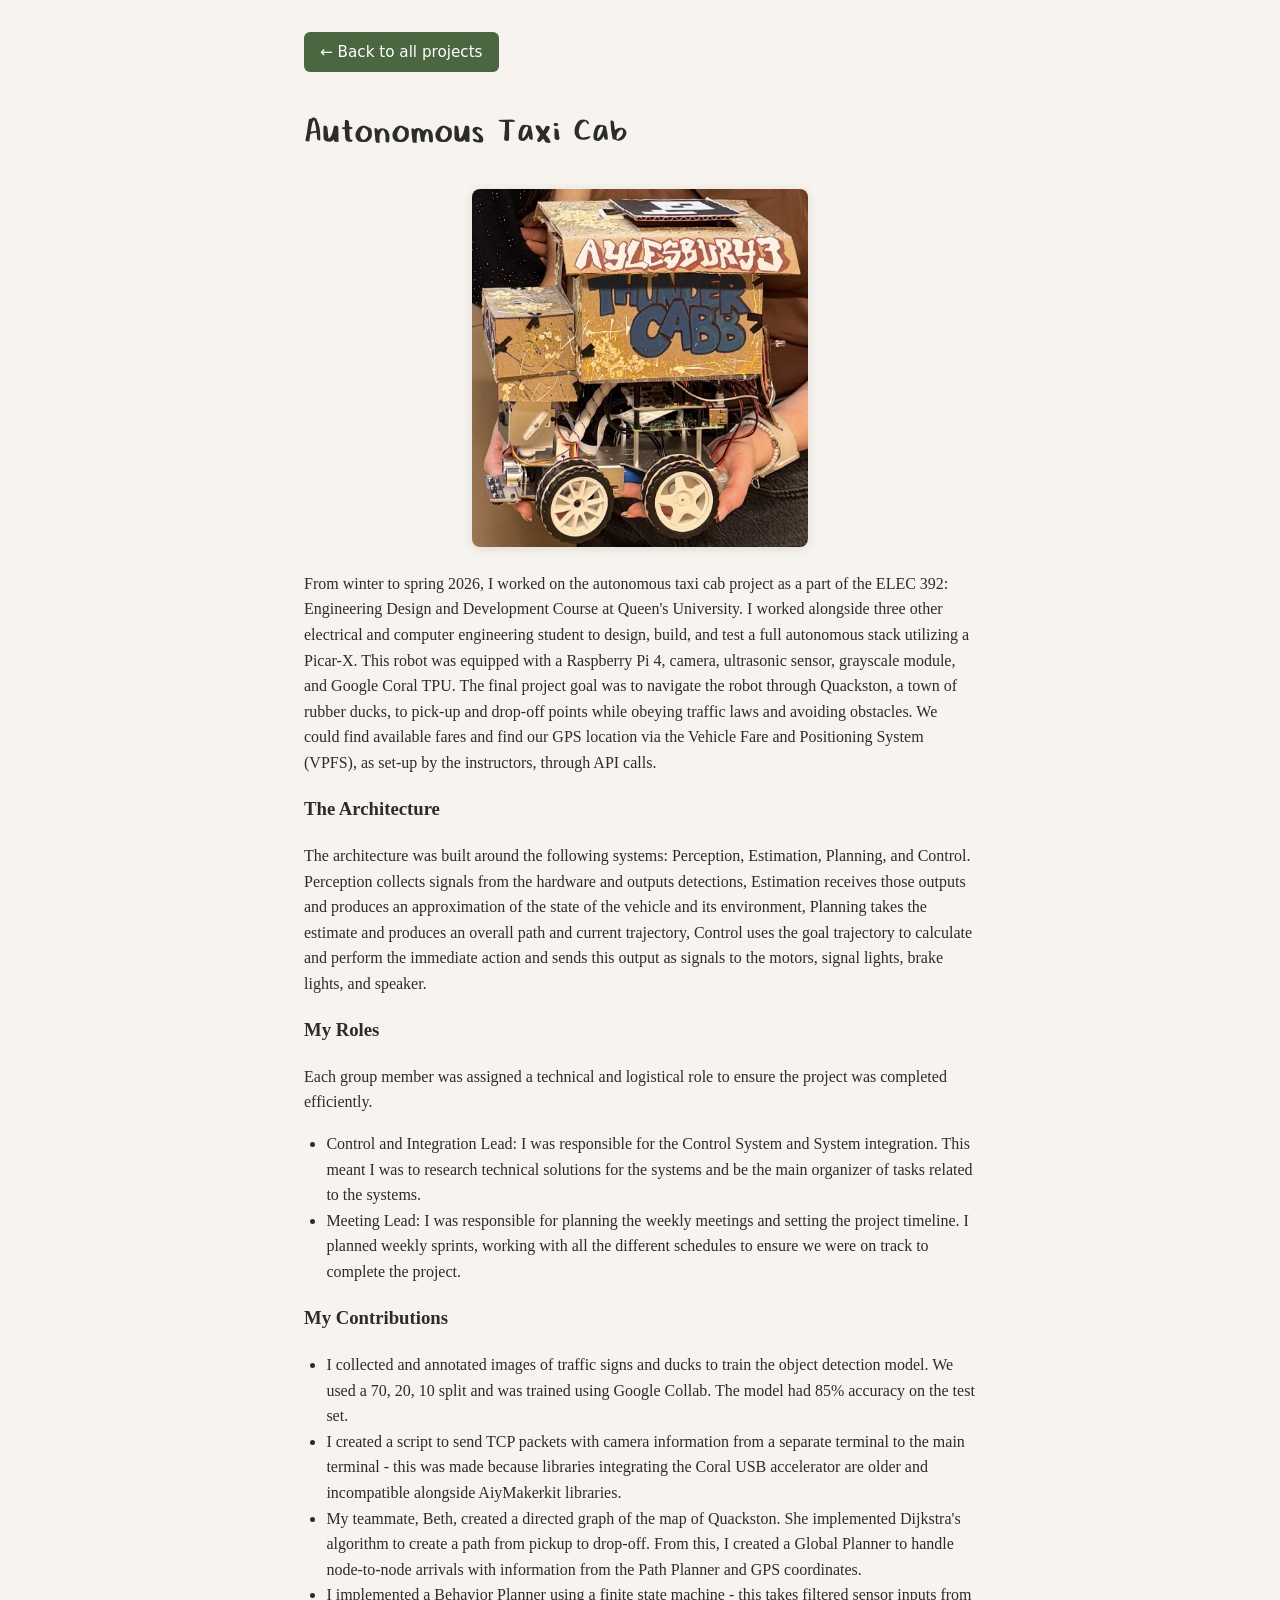
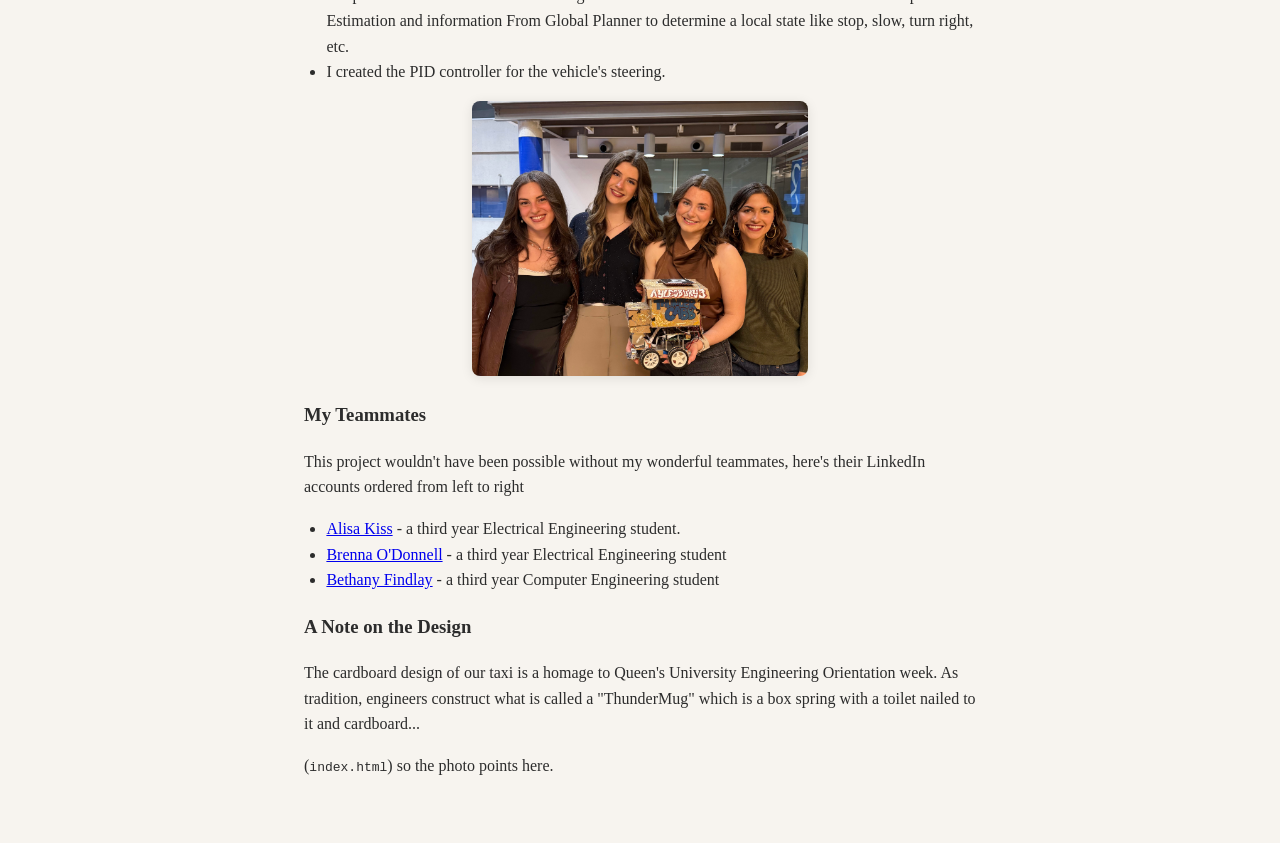
<file: projects/thundercabb_project.html>
<!DOCTYPE html>
<html lang="en">
<head>
  <meta charset="UTF-8">
  <meta name="viewport" content="width=device-width, initial-scale=1.0">
  <title>Autonomous Taxi Cab — Charlotte Albert</title>
  <link rel="stylesheet" href="../css/style.css">
</head>
<body>
  <article class="project-page">
    <a class="back-link" href="../index.html">&larr; Back to all projects</a>

    <h1>Autonomous Taxi Cab</h1>

    <img class="project-hero" src="../images/thundercabb_image.png" alt="Autonomous Taxi Cab">

    <p>
      From winter to spring 2026, I worked on the autonomous taxi cab project as a part of the ELEC 392: 
      Engineering Design and Development Course at Queen's University. I worked alongside three other electrical 
      and computer engineering student to design, build, and test a full autonomous stack utilizing a Picar-X. This 
      robot was equipped with a Raspberry Pi 4, camera, ultrasonic sensor, grayscale module, and Google Coral TPU.
      The final project goal was to navigate the robot through Quackston, a town of rubber ducks, to pick-up and 
      drop-off points while obeying traffic laws and avoiding obstacles. We could find available fares and find
      our GPS location via the Vehicle Fare and Positioning System (VPFS), as set-up by the instructors, through 
      API calls. 
    </p>

    <p>
      <h3>The Architecture</h3>
      The architecture was built around the following systems: Perception, Estimation, Planning, and Control.
      Perception collects signals from the hardware and outputs detections, Estimation receives those outputs and 
      produces an approximation of the state of the vehicle and its environment, Planning takes the estimate and 
      produces an overall path and current trajectory, Control uses the goal trajectory to calculate and perform the 
      immediate action and sends this output as signals to the motors, signal lights, brake lights, and speaker.
    </p>

    <h3>My Roles</h3>
    <p>Each group member was assigned a technical and logistical role to ensure the project was completed efficiently.</p>
    <ul>
      <li>Control and Integration Lead: I was responsible for the Control System and System integration. This meant I was to research 
        technical solutions for the systems and be the main organizer of tasks related to the systems.
      </li>
      <li>Meeting Lead: I was responsible for planning the weekly meetings and setting the project timeline. I planned weekly 
        sprints, working with all the different schedules to ensure we were on track to complete the project. 
      </li>
    </ul>

    <h3>My Contributions</h3>
    <ul>
      <li> I collected and annotated images of traffic signs and ducks to train the object detection model. We used a 70, 20, 10 split
        and was trained using Google Collab. The model had 85% accuracy on the test set. 
      </li>
      <li> I created a script to send TCP packets with camera information from a separate terminal to the main terminal - this was made 
        because libraries integrating the Coral USB accelerator are older and incompatible alongside AiyMakerkit libraries.  
      </li>
      <li> My teammate, Beth, created a directed graph of the map of Quackston. She implemented Dijkstra's algorithm to create a path from 
        pickup to drop-off. From this, I created a Global Planner to handle node-to-node arrivals with information from the Path Planner
        and GPS coordinates.
      </li>
      <li> I implemented a Behavior Planner using a finite state machine - this takes filtered sensor inputs from Estimation and information From
        Global Planner to determine a local state like stop, slow, turn right, etc.
      </li>
      <li> I created the PID controller for the vehicle's steering.
      </li>
    </ul>

    <img class="project-hero" src="../images/thundercabb_besties.jpg" alt="Thundercabb Besties">

    <h3>My Teammates</h3>
    <p>This project wouldn't have been possible without my wonderful teammates, here's their LinkedIn accounts ordered from left to right</p>
    <ul>
      <li> <a href="https://www.linkedin.com/in/alisa-kiss/">Alisa Kiss</a> - a third year Electrical Engineering student.
      </li>
      <li> <a href="https://www.linkedin.com/in/brenna-odonnell/">Brenna O'Donnell</a> - a third year Electrical Engineering student
      </li>
      <li> <a href="https://www.linkedin.com/in/bethany-findlay-3245b22b6/">Bethany Findlay</a> - a third year Computer Engineering student
      </li>
    </ul>

    <p>
      <h3>A Note on the Design</h3>
      The cardboard design of our taxi is a homage to Queen's University Engineering Orientation week. As tradition, engineers construct 
      what is called a "ThunderMug" which is a box spring with a toilet nailed to it and cardboard...
    </p>

    <p>
      (<code>index.html</code>) so the photo points here.
    </p>
  </article>
</body>
</html>
</file>
<file: css/style.css>
/* Shared styles for the whole site */
@font-face {
  font-family: "Charlottefont";   /* any name you choose */
  src: url("../fonts/Charlottefont-Regular.otf") format("opentype");
  font-weight: normal;
  font-style: normal;
}

*,
*::before,
*::after {
  box-sizing: border-box;
}

body {
  margin: 0;
  font-family: Georgia, "Times New Roman", serif;
  line-height: 1.6;
  color: #2c2c2c;
  background: #f7f4ef;
}

.site-header {
  text-align: center;
  padding: 2.5rem 1.5rem 1.5rem;
}

.site-header h1 {
  font-family: "Charlottefont";
  margin: 0 0 0.5rem;
  font-size: 4rem;
  font-weight: normal;
  letter-spacing: 0.02em;
}

.tagline {
  margin: 0;
  color: #5a5a5a;
  font-size: 1.05rem;
}

main {
  max-width: 1100px;
  margin: 0 auto;
  padding: 1rem 1.5rem 3rem;
}

/* Main page: grid of clickable photos */

.photo-grid {
  display: grid;
  grid-template-columns: repeat(auto-fill, minmax(260px, 1fr));
  gap: 1.5rem;
}

.project-card {
  display: block;
  text-decoration: none;
  color: inherit;
  background: #fff;
  border-radius: 8px;
  overflow: hidden;
  box-shadow: 0 2px 12px rgba(0, 0, 0, 0.08);
  transition: transform 0.2s ease, box-shadow 0.2s ease;
}

.project-card:hover {
  transform: translateY(-4px);
  box-shadow: 0 8px 24px rgba(0, 0, 0, 0.12);
}

.project-card img {
  display: block;
  width: 100%;
  aspect-ratio: 4 / 3;
  object-fit: cover;
}

.project-card-title {
  display: block;
  padding: 1rem 1.1rem;
  font-size: 1.05rem;
  text-align: center;
}

/* Project detail pages */

.project-page {
  max-width: 720px;
  margin: 0 auto;
  padding: 2rem 1.5rem 3rem;
}

.back-link {
  display: inline-block;
  margin-bottom: 1.5rem;
  padding: 0.5rem 1rem;
  font-family: system-ui, sans-serif;
  font-size: 0.95rem;
  text-decoration: none;
  color: #fff;
  background: #4a6741;
  border-radius: 6px;
  transition: background 0.2s ease;
}

.back-link:hover {
  background: #3d5536;
}

.project-page h1 {
  font-family: "Charlottefont";
  margin: 0 0 1rem;
  font-size: 3rem;
  font-weight: normal;
}

.project-hero {
  display: block;
  width: 50%;
  margin: 0 auto 1.5rem;
  border-radius: 8px;
  box-shadow: 0 2px 12px rgba(0, 0, 0, 0.1);
}

.project-page p {
  margin: 0 0 1rem;
}

.project-page ul {
  margin: 0 0 1rem;
  padding-left: 1.4rem;
}

.site-footer {
  text-align: center;
  padding: 2rem 1rem;
  color: #777;
  font-size: 0.9rem;
}
</file>
